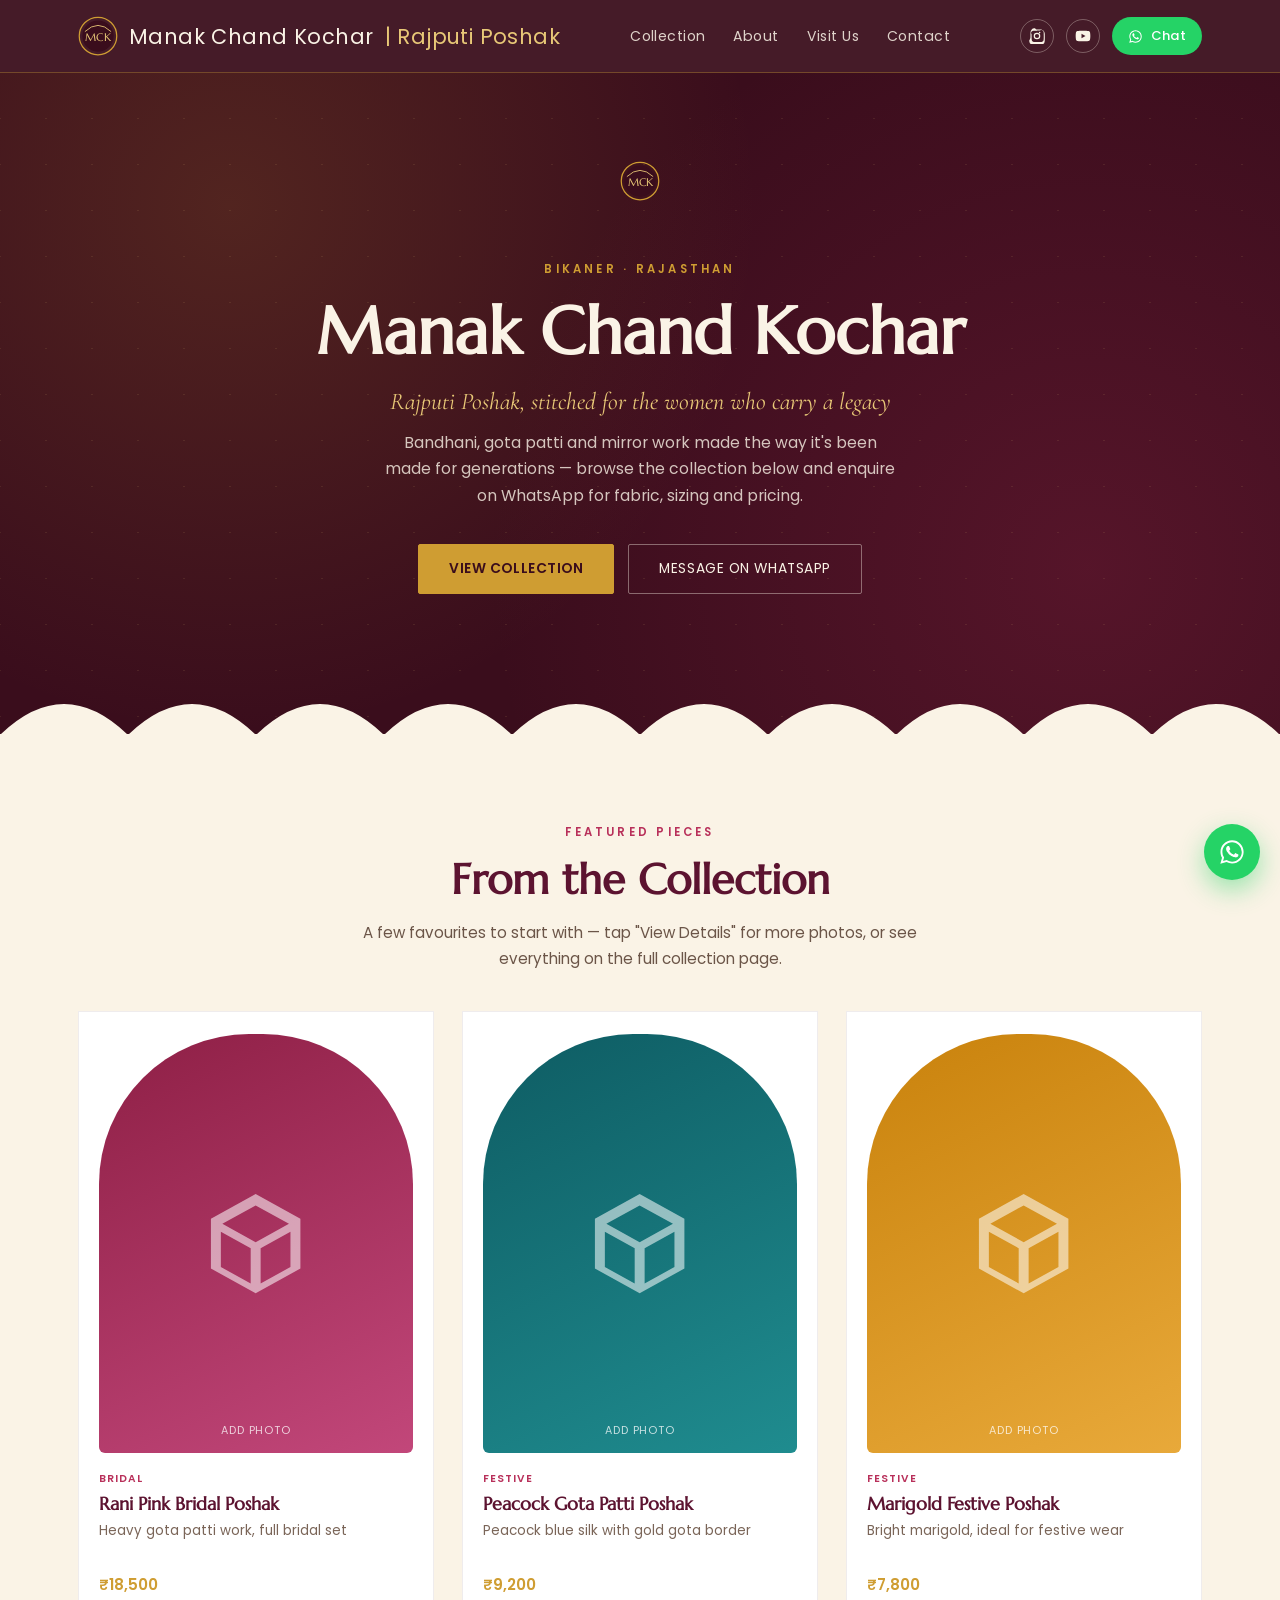
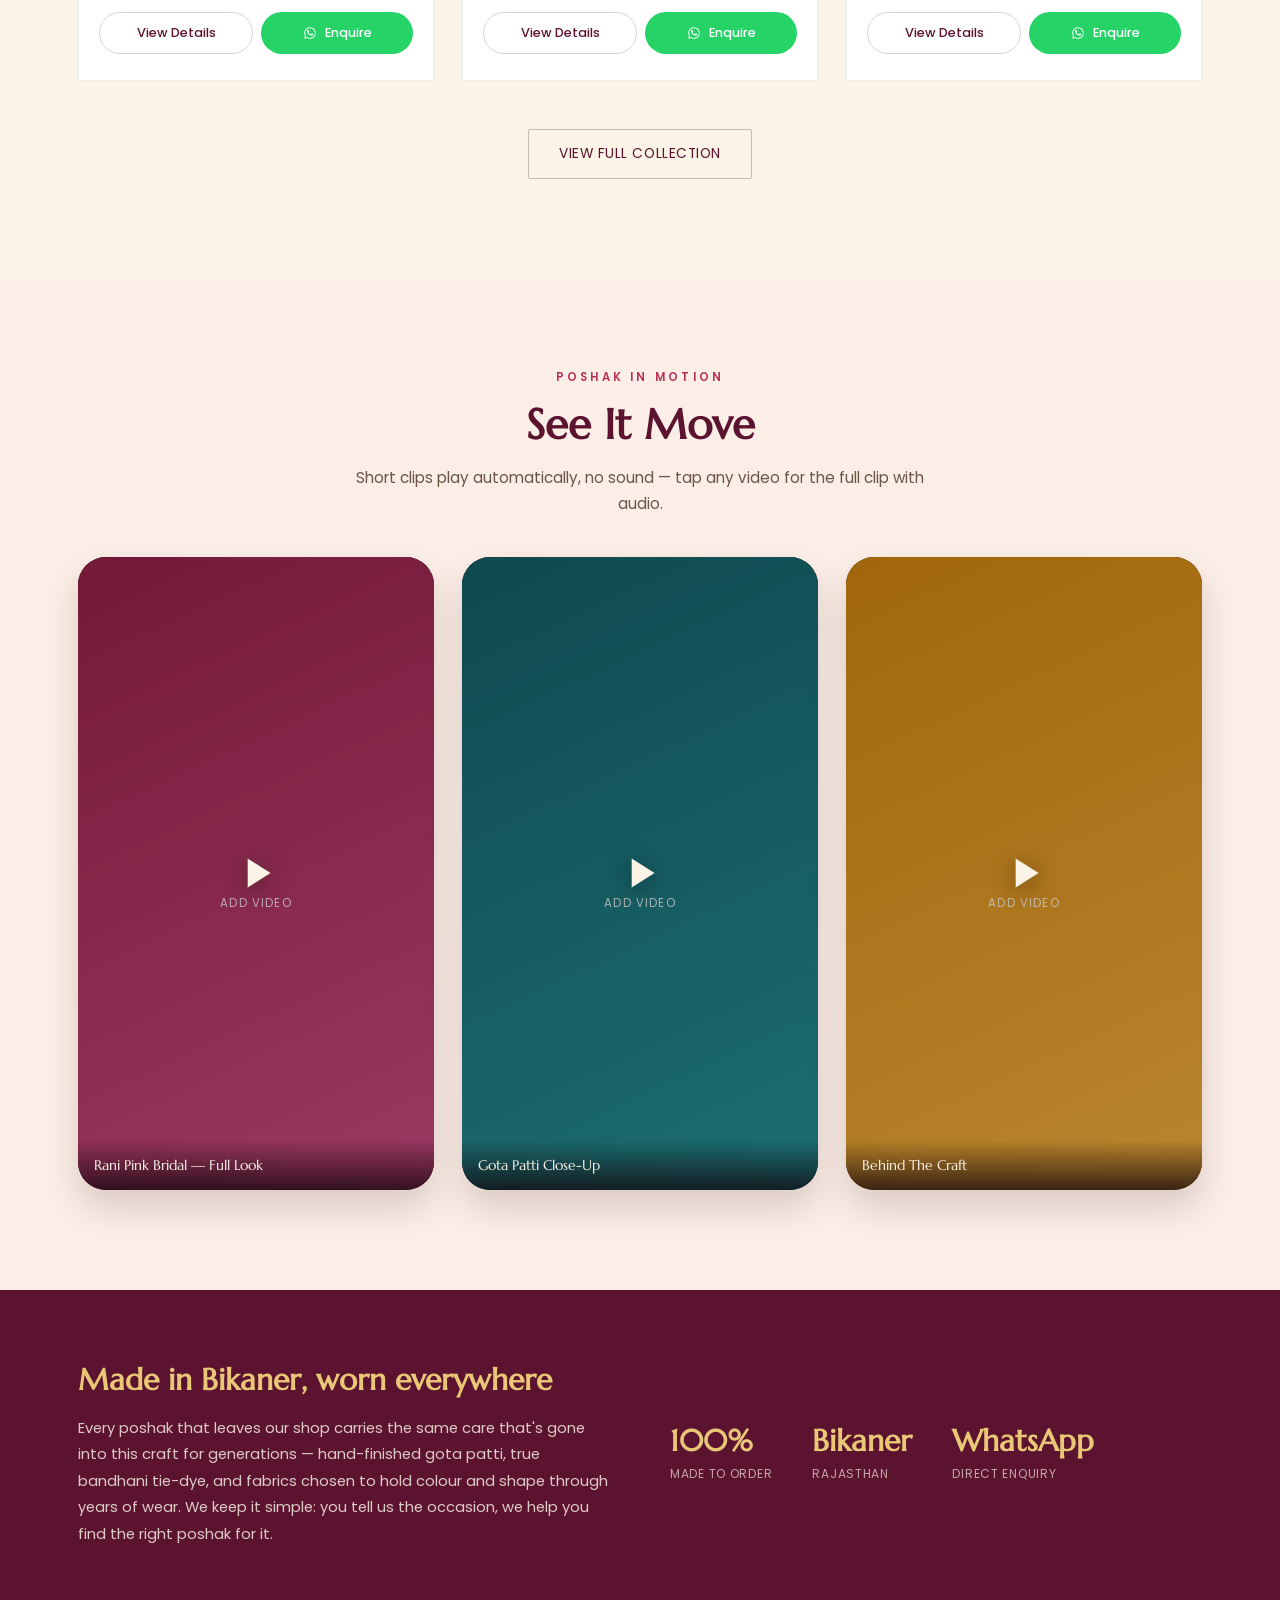
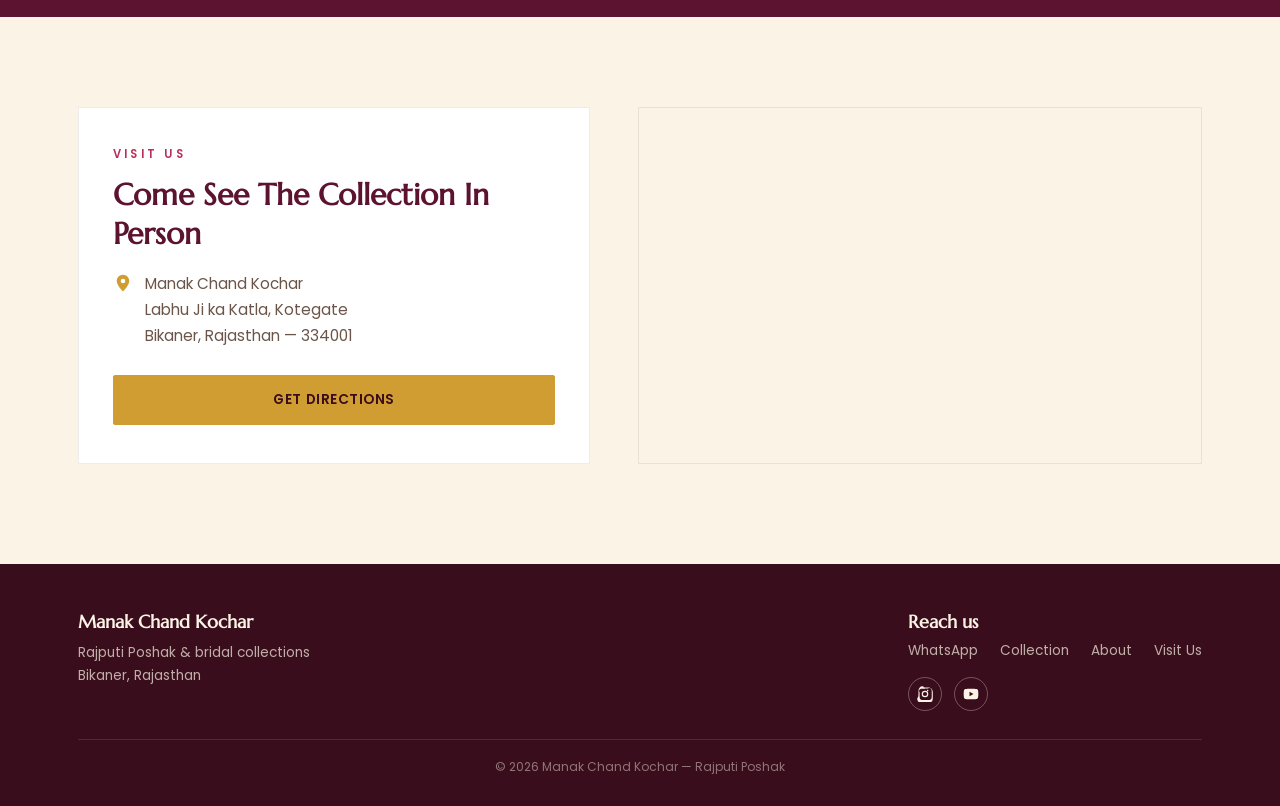
<file: index.html>
<!DOCTYPE html>
<html lang="en">
<head>
<meta charset="UTF-8">
<meta name="viewport" content="width=device-width, initial-scale=1.0">
<title>Manak Chand Kochar — Rajputi Poshak</title>
<link rel="preconnect" href="https://fonts.googleapis.com">
<link href="https://fonts.googleapis.com/css2?family=Marcellus&family=Cormorant+Garamond:ital,wght@0,500;0,600;1,500&family=Poppins:wght@300;400;500;600&display=swap" rel="stylesheet">
<link rel="stylesheet" href="style.css">
</head>
<body>

<header>
  <div class="nav">
    <a href="index.html" class="brand" id="brandLink">Manak Chand Kochar <span>| Rajputi Poshak</span></a>
    <nav class="nav-links">
      <a href="collection.html">Collection</a>
      <a href="#about">About</a>
      <a href="#location">Visit Us</a>
      <a href="#footer">Contact</a>
    </nav>
    <div class="social-icons">
      <a class="social-icon insta-link" href="#" target="_blank" rel="noopener" aria-label="Instagram"></a>
      <a class="social-icon yt-link" href="#" target="_blank" rel="noopener" aria-label="YouTube"></a>
      <a class="nav-cta" id="navWa" href="#" target="_blank" rel="noopener"></a>
    </div>
  </div>
</header>

<section class="hero">
  <div class="jaali"></div>
  <div class="wrap hero-inner">
    <div class="hero-logo" id="heroLogo"></div>
    <span class="eyebrow">Bikaner · Rajasthan</span>
    <h1>Manak Chand Kochar</h1>
    <p class="tag">Rajputi Poshak, stitched for the women who carry a legacy</p>
    <p class="desc">
      Bandhani, gota patti and mirror work made the way it's been made for generations —
      browse the collection below and enquire on WhatsApp for fabric, sizing and pricing.
    </p>
    <div class="hero-ctas">
      <a href="collection.html" class="btn-primary">View Collection</a>
      <a href="#" id="heroWa" target="_blank" rel="noopener" class="btn-ghost">Message on WhatsApp</a>
    </div>
  </div>
  <svg class="skyline" viewBox="0 0 1000 70" preserveAspectRatio="none">
    <path fill="#faf3e6" d="M0,70 Q50,8 100,70 Q150,8 200,70 Q250,8 300,70 Q350,8 400,70 Q450,8 500,70 Q550,8 600,70 Q650,8 700,70 Q750,8 800,70 Q850,8 900,70 Q950,8 1000,70 L1000,70 L0,70 Z"/>
  </svg>
</section>

<section class="collection" id="collection">
  <div class="wrap">
    <div class="section-head">
      <span class="eyebrow">Featured Pieces</span>
      <h2>From the Collection</h2>
      <p>A few favourites to start with — tap "View Details" for more photos, or see everything on the full collection page.</p>
    </div>
    <div class="grid" id="productGrid"></div>
    <div style="text-align:center; margin-top:48px;">
      <a href="collection.html" class="btn-ghost" style="color:var(--maroon); border-color:rgba(58,13,28,0.25);">View Full Collection</a>
    </div>
  </div>
</section>

<section class="videos" id="videos">
  <div class="wrap">
    <div class="section-head">
      <span class="eyebrow">Poshak In Motion</span>
      <h2>See It Move</h2>
      <p>Short clips play automatically, no sound — tap any video for the full clip with audio.</p>
    </div>
    <div class="video-grid" id="videoGrid"></div>
  </div>
</section>

<section class="about" id="about">
  <div class="wrap about-inner">
    <div class="col">
      <h2>Made in Bikaner, worn everywhere</h2>
      <p>
        Every poshak that leaves our shop carries the same care that's gone into this craft for
        generations — hand-finished gota patti, true bandhani tie-dye, and fabrics chosen to hold
        colour and shape through years of wear. We keep it simple: you tell us the occasion, we help
        you find the right poshak for it.
      </p>
    </div>
    <div class="col about-stats">
      <div class="stat"><b>100%</b><span>Made to order</span></div>
      <div class="stat"><b>Bikaner</b><span>Rajasthan</span></div>
      <div class="stat"><b>WhatsApp</b><span>Direct enquiry</span></div>
    </div>
  </div>
</section>

<section class="location" id="location">
  <div class="wrap">
    <div class="location-layout">
      <div class="location-info">
        <span class="eyebrow">Visit Us</span>
        <h2>Come See The Collection In Person</h2>
        <div class="addr">
          <span id="addrIcon"></span>
          <span>Manak Chand Kochar<br>Labhu Ji ka Katla, Kotegate<br>Bikaner, Rajasthan — 334001</span>
        </div>
        <a class="btn-primary maps-link" href="#" target="_blank" rel="noopener" style="text-align:center;">Get Directions</a>
      </div>
      <div class="map-frame">
        <iframe id="mapEmbed" src="" loading="lazy" referrerpolicy="no-referrer-when-downgrade" title="Shop location map"></iframe>
      </div>
    </div>
  </div>
</section>

<footer id="footer">
  <div class="wrap">
    <div class="footer-inner">
      <div>
        <h3>Manak Chand Kochar</h3>
        <p>Rajputi Poshak &amp; bridal collections<br>Bikaner, Rajasthan</p>
      </div>
      <div>
        <h3>Reach us</h3>
        <div class="footer-links">
          <a href="#" id="footerWa" target="_blank" rel="noopener">WhatsApp</a>
          <a href="collection.html">Collection</a>
          <a href="#about">About</a>
          <a href="#location">Visit Us</a>
        </div>
        <div class="social-icons" style="margin-top:16px;">
          <a class="social-icon insta-link" href="#" target="_blank" rel="noopener" aria-label="Instagram"></a>
          <a class="social-icon yt-link" href="#" target="_blank" rel="noopener" aria-label="YouTube"></a>
        </div>
      </div>
    </div>
    <div class="footer-bottom">© 2026 Manak Chand Kochar — Rajputi Poshak</div>
  </div>
</footer>

<a class="float-wa" id="floatWa" href="#" target="_blank" rel="noopener" aria-label="Chat on WhatsApp"></a>

<script src="products.js"></script>
<script>
  wireGeneralWaButtons(["navWa","heroWa","footerWa","floatWa"]);
  document.getElementById("navWa").innerHTML = waIcon + " Chat";
  document.getElementById("floatWa").innerHTML = waIcon;
  document.getElementById("brandLink").insertAdjacentHTML("afterbegin", logoMark);
  document.getElementById("heroLogo").innerHTML = logoMark;
  document.getElementById("addrIcon").innerHTML = mapIcon;
  document.getElementById("mapEmbed").src = mapEmbedSrc();
  document.querySelectorAll(".insta-link").forEach(el => el.innerHTML = instaIcon);
  document.querySelectorAll(".yt-link").forEach(el => el.innerHTML = ytIcon);
  wireSocial();
  renderVideos("videoGrid");

  const featured = PRODUCTS.slice(0, 3);
  document.getElementById("productGrid").innerHTML = featured.map(p => `
    <article class="card">
      <a class="card-image linked" href="product.html?id=${p.id}" style="background:${imageBackground(p,0)}">
        ${p.images[0] ? "" : swatchIcon}
      </a>
      <span class="cat-tag">${p.category}</span>
      <h3><a href="product.html?id=${p.id}">${p.name}</a></h3>
      <p class="desc">${p.shortDesc}</p>
      <span class="price">${p.price}</span>
      <div class="card-actions">
        <a class="card-view" href="product.html?id=${p.id}">View Details</a>
        <a class="card-cta" href="${waLink(p.name)}" target="_blank" rel="noopener">${waIcon} Enquire</a>
      </div>
    </article>
  `).join("");
</script>

</body>
</html>
</file>
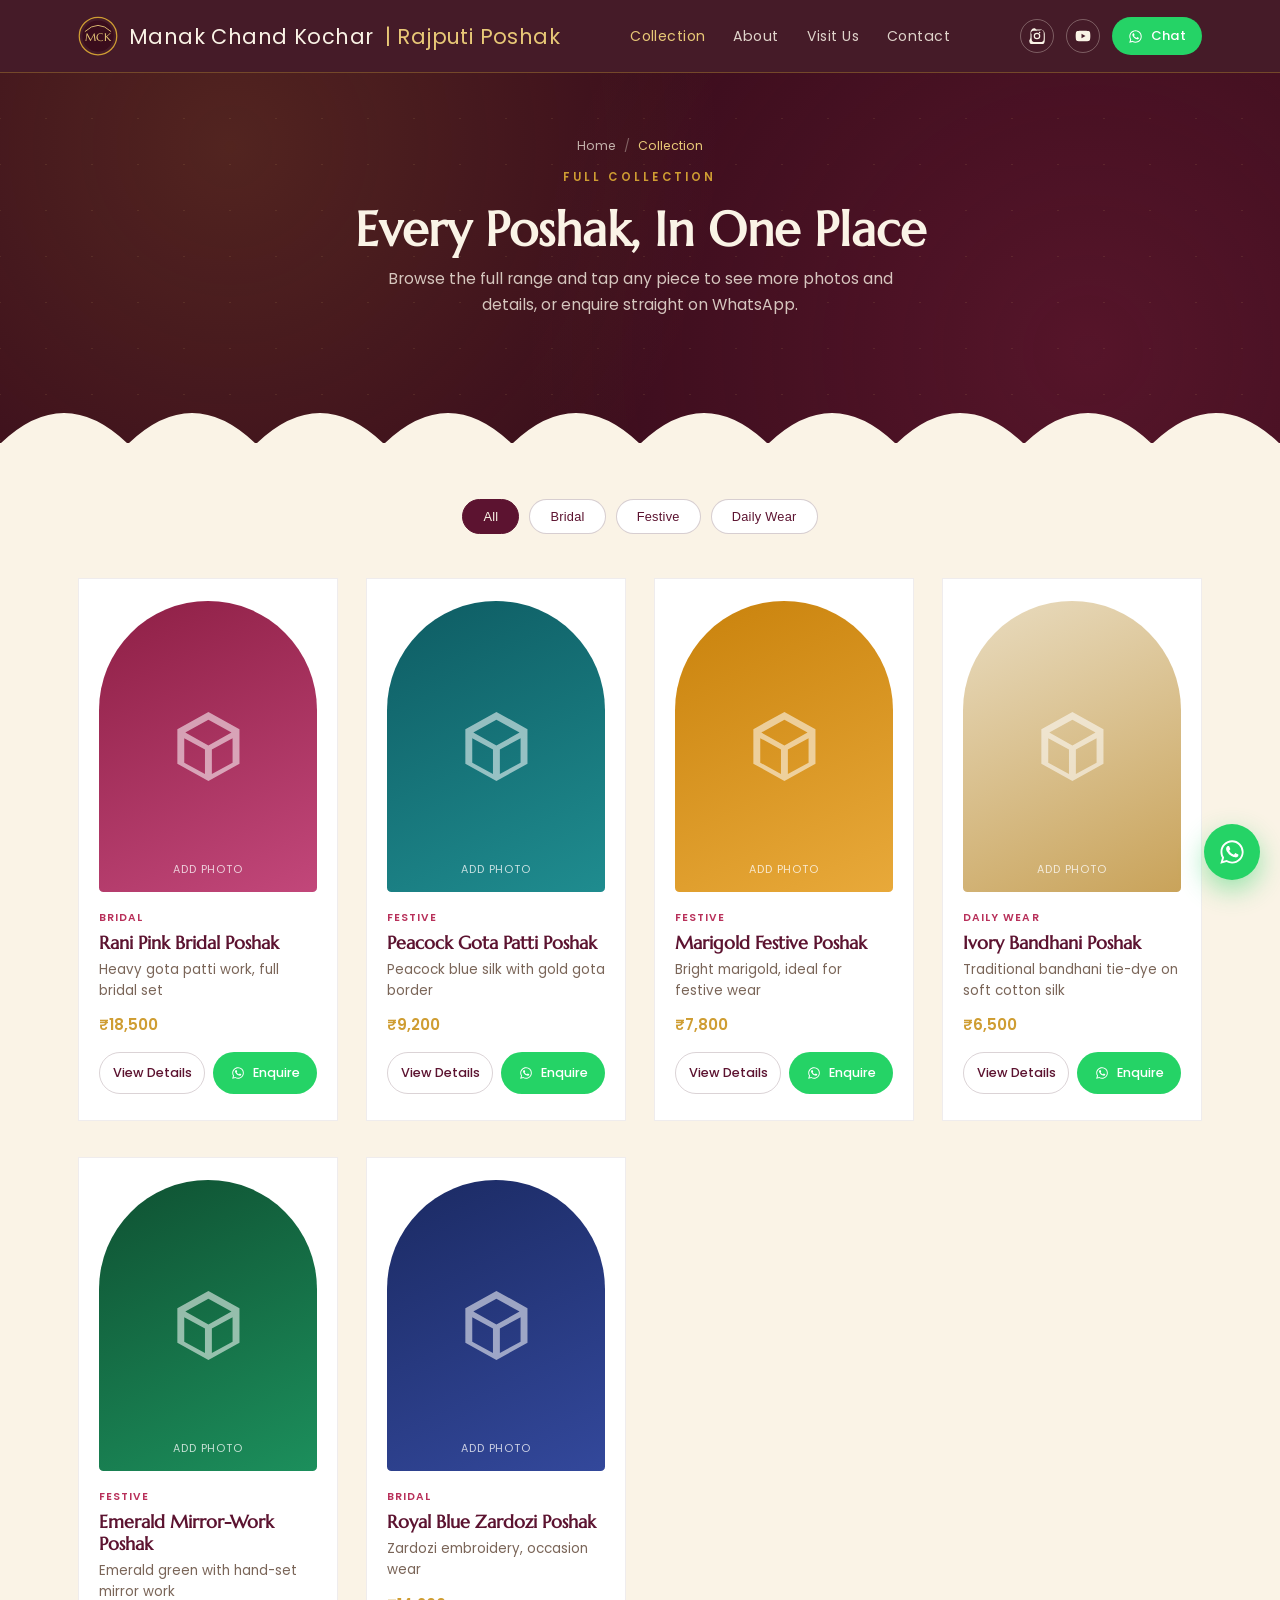
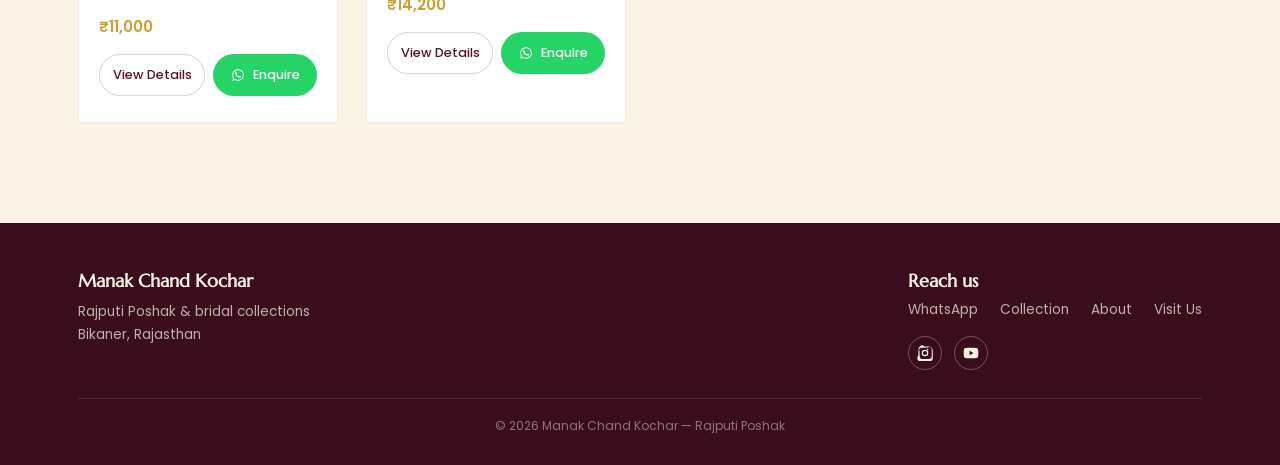
<file: collection.html>
<!DOCTYPE html>
<html lang="en">
<head>
<meta charset="UTF-8">
<meta name="viewport" content="width=device-width, initial-scale=1.0">
<title>Collection — Manak Chand Kochar</title>
<link rel="preconnect" href="https://fonts.googleapis.com">
<link href="https://fonts.googleapis.com/css2?family=Marcellus&family=Cormorant+Garamond:ital,wght@0,500;0,600;1,500&family=Poppins:wght@300;400;500;600&display=swap" rel="stylesheet">
<link rel="stylesheet" href="style.css">
</head>
<body>

<header>
  <div class="nav">
    <a href="index.html" class="brand" id="brandLink">Manak Chand Kochar <span>| Rajputi Poshak</span></a>
    <nav class="nav-links">
      <a href="collection.html" class="active">Collection</a>
      <a href="index.html#about">About</a>
      <a href="index.html#location">Visit Us</a>
      <a href="index.html#footer">Contact</a>
    </nav>
    <div class="social-icons">
      <a class="social-icon insta-link" href="#" target="_blank" rel="noopener" aria-label="Instagram"></a>
      <a class="social-icon yt-link" href="#" target="_blank" rel="noopener" aria-label="YouTube"></a>
      <a class="nav-cta" id="navWa" href="#" target="_blank" rel="noopener"></a>
    </div>
  </div>
</header>

<section class="hero compact">
  <div class="jaali"></div>
  <div class="wrap hero-inner">
    <div class="breadcrumb">
      <a href="index.html">Home</a><span class="sep">/</span><span class="current">Collection</span>
    </div>
    <span class="eyebrow">Full Collection</span>
    <h1>Every Poshak, In One Place</h1>
    <p class="desc">Browse the full range and tap any piece to see more photos and details, or enquire straight on WhatsApp.</p>
  </div>
  <svg class="skyline" viewBox="0 0 1000 70" preserveAspectRatio="none">
    <path fill="#faf3e6" d="M0,70 Q50,8 100,70 Q150,8 200,70 Q250,8 300,70 Q350,8 400,70 Q450,8 500,70 Q550,8 600,70 Q650,8 700,70 Q750,8 800,70 Q850,8 900,70 Q950,8 1000,70 L1000,70 L0,70 Z"/>
  </svg>
</section>

<section class="collection tight">
  <div class="wrap">
    <div class="filters" id="filters"></div>
    <div class="grid" id="productGrid"></div>
  </div>
</section>

<footer id="footer">
  <div class="wrap">
    <div class="footer-inner">
      <div>
        <h3>Manak Chand Kochar</h3>
        <p>Rajputi Poshak &amp; bridal collections<br>Bikaner, Rajasthan</p>
      </div>
      <div>
        <h3>Reach us</h3>
        <div class="footer-links">
          <a href="#" id="footerWa" target="_blank" rel="noopener">WhatsApp</a>
          <a href="collection.html">Collection</a>
          <a href="index.html#about">About</a>
          <a href="index.html#location">Visit Us</a>
        </div>
        <div class="social-icons" style="margin-top:16px;">
          <a class="social-icon insta-link" href="#" target="_blank" rel="noopener" aria-label="Instagram"></a>
          <a class="social-icon yt-link" href="#" target="_blank" rel="noopener" aria-label="YouTube"></a>
        </div>
      </div>
    </div>
    <div class="footer-bottom">© 2026 Manak Chand Kochar — Rajputi Poshak</div>
  </div>
</footer>

<a class="float-wa" id="floatWa" href="#" target="_blank" rel="noopener" aria-label="Chat on WhatsApp"></a>

<script src="products.js"></script>
<script>
  wireGeneralWaButtons(["navWa","footerWa","floatWa"]);
  document.getElementById("navWa").innerHTML = waIcon + " Chat";
  document.getElementById("floatWa").innerHTML = waIcon;
  document.getElementById("brandLink").insertAdjacentHTML("afterbegin", logoMark);
  document.querySelectorAll(".insta-link").forEach(el => el.innerHTML = instaIcon);
  document.querySelectorAll(".yt-link").forEach(el => el.innerHTML = ytIcon);
  wireSocial();

  const categories = ["All", ...new Set(PRODUCTS.map(p => p.category))];
  const filtersEl = document.getElementById("filters");
  const gridEl = document.getElementById("productGrid");

  function renderGrid(category){
    const list = category === "All" ? PRODUCTS : PRODUCTS.filter(p => p.category === category);
    gridEl.innerHTML = list.map(p => `
      <article class="card">
        <a class="card-image linked" href="product.html?id=${p.id}" style="background:${imageBackground(p,0)}">
          ${p.images[0] ? "" : swatchIcon}
        </a>
        <span class="cat-tag">${p.category}</span>
        <h3><a href="product.html?id=${p.id}">${p.name}</a></h3>
        <p class="desc">${p.shortDesc}</p>
        <span class="price">${p.price}</span>
        <div class="card-actions">
          <a class="card-view" href="product.html?id=${p.id}">View Details</a>
          <a class="card-cta" href="${waLink(p.name)}" target="_blank" rel="noopener">${waIcon} Enquire</a>
        </div>
      </article>
    `).join("");
  }

  filtersEl.innerHTML = categories.map((c,i) =>
    `<button class="filter-btn ${i===0 ? "active" : ""}" data-cat="${c}">${c}</button>`
  ).join("");

  filtersEl.addEventListener("click", e => {
    const btn = e.target.closest(".filter-btn");
    if(!btn) return;
    filtersEl.querySelectorAll(".filter-btn").forEach(b => b.classList.remove("active"));
    btn.classList.add("active");
    renderGrid(btn.dataset.cat);
  });

  renderGrid("All");
</script>

</body>
</html>
</file>
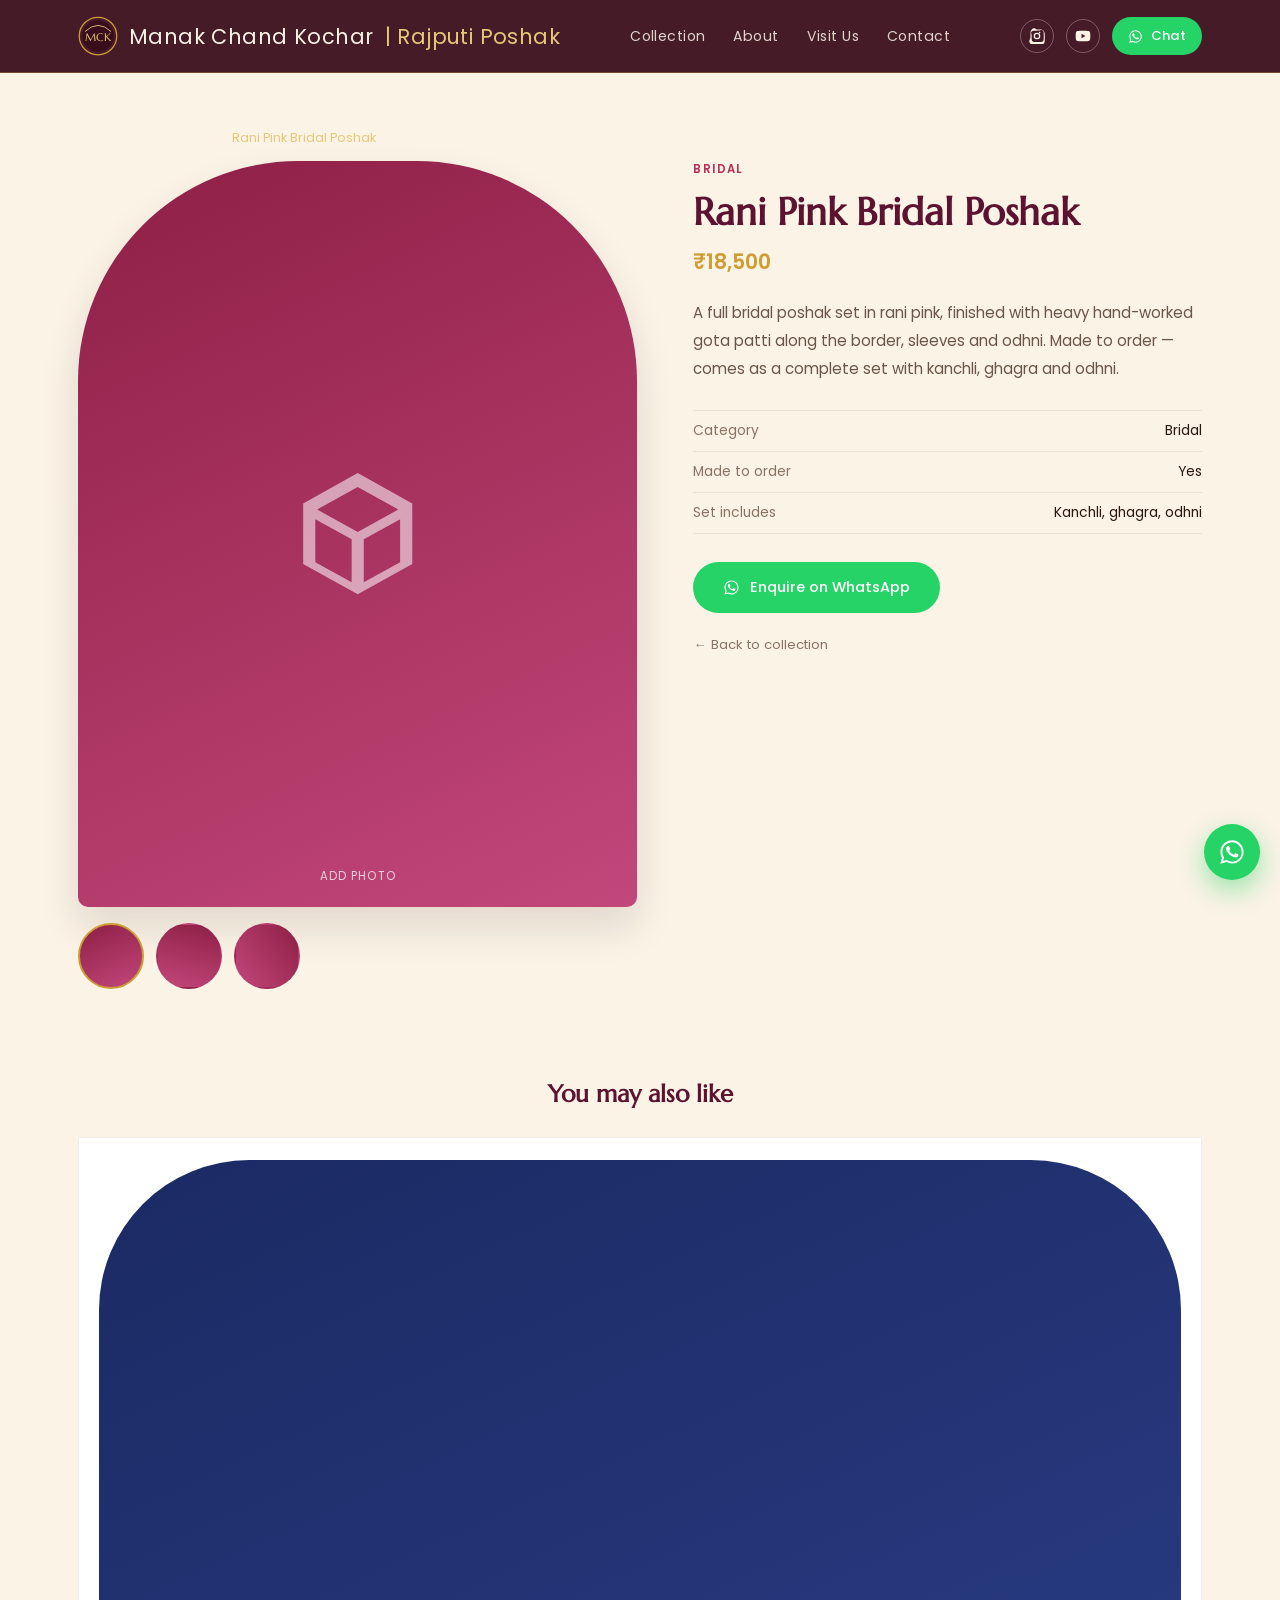
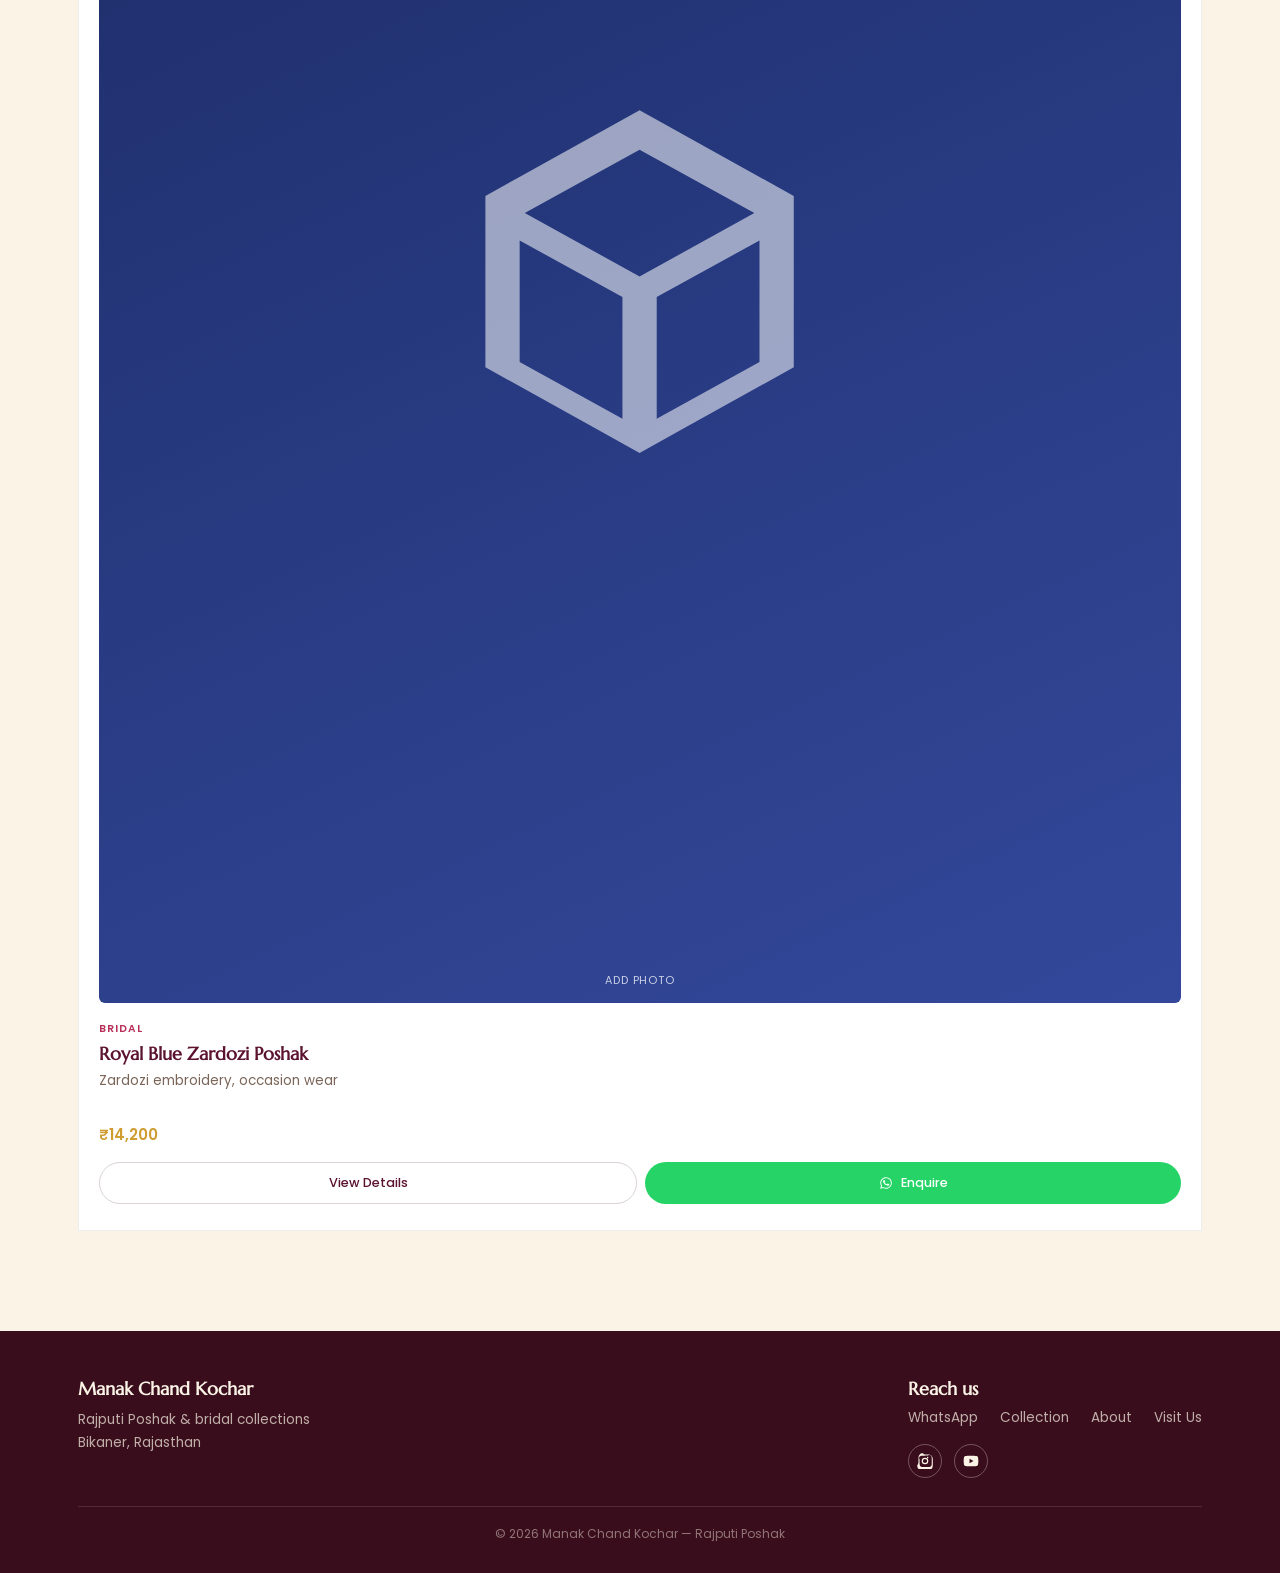
<file: product.html>
<!DOCTYPE html>
<html lang="en">
<head>
<meta charset="UTF-8">
<meta name="viewport" content="width=device-width, initial-scale=1.0">
<title id="pageTitle">Product — Manak Chand Kochar</title>
<link rel="preconnect" href="https://fonts.googleapis.com">
<link href="https://fonts.googleapis.com/css2?family=Marcellus&family=Cormorant+Garamond:ital,wght@0,500;0,600;1,500&family=Poppins:wght@300;400;500;600&display=swap" rel="stylesheet">
<link rel="stylesheet" href="style.css">
</head>
<body>

<header>
  <div class="nav">
    <a href="index.html" class="brand" id="brandLink">Manak Chand Kochar <span>| Rajputi Poshak</span></a>
    <nav class="nav-links">
      <a href="collection.html">Collection</a>
      <a href="index.html#about">About</a>
      <a href="index.html#location">Visit Us</a>
      <a href="index.html#footer">Contact</a>
    </nav>
    <div class="social-icons">
      <a class="social-icon insta-link" href="#" target="_blank" rel="noopener" aria-label="Instagram"></a>
      <a class="social-icon yt-link" href="#" target="_blank" rel="noopener" aria-label="YouTube"></a>
      <a class="nav-cta" id="navWa" href="#" target="_blank" rel="noopener"></a>
    </div>
  </div>
</header>

<section class="product-detail">
  <div class="wrap">
    <div class="breadcrumb">
      <a href="index.html">Home</a><span class="sep">/</span>
      <a href="collection.html">Collection</a><span class="sep">/</span>
      <span class="current" id="crumbName">Product</span>
    </div>

    <div class="product-layout" id="productLayout">
      <!-- filled by JS -->
    </div>

    <div class="related" id="relatedSection">
      <h2>You may also like</h2>
      <div class="grid" id="relatedGrid"></div>
    </div>
  </div>
</section>

<footer id="footer">
  <div class="wrap">
    <div class="footer-inner">
      <div>
        <h3>Manak Chand Kochar</h3>
        <p>Rajputi Poshak &amp; bridal collections<br>Bikaner, Rajasthan</p>
      </div>
      <div>
        <h3>Reach us</h3>
        <div class="footer-links">
          <a href="#" id="footerWa" target="_blank" rel="noopener">WhatsApp</a>
          <a href="collection.html">Collection</a>
          <a href="index.html#about">About</a>
          <a href="index.html#location">Visit Us</a>
        </div>
        <div class="social-icons" style="margin-top:16px;">
          <a class="social-icon insta-link" href="#" target="_blank" rel="noopener" aria-label="Instagram"></a>
          <a class="social-icon yt-link" href="#" target="_blank" rel="noopener" aria-label="YouTube"></a>
        </div>
      </div>
    </div>
    <div class="footer-bottom">© 2026 Manak Chand Kochar — Rajputi Poshak</div>
  </div>
</footer>

<a class="float-wa" id="floatWa" href="#" target="_blank" rel="noopener" aria-label="Chat on WhatsApp"></a>

<script src="products.js"></script>
<script>
  wireGeneralWaButtons(["navWa","footerWa","floatWa"]);
  document.getElementById("navWa").innerHTML = waIcon + " Chat";
  document.getElementById("floatWa").innerHTML = waIcon;
  document.getElementById("brandLink").insertAdjacentHTML("afterbegin", logoMark);
  document.querySelectorAll(".insta-link").forEach(el => el.innerHTML = instaIcon);
  document.querySelectorAll(".yt-link").forEach(el => el.innerHTML = ytIcon);
  wireSocial();

  const params = new URLSearchParams(window.location.search);
  const product = getProduct(params.get("id")) || PRODUCTS[0];

  document.getElementById("pageTitle").textContent = `${product.name} — Manak Chand Kochar`;
  document.getElementById("crumbName").textContent = product.name;

  let activeImage = 0;

  function renderLayout(){
    document.getElementById("productLayout").innerHTML = `
      <div class="gallery">
        <div class="gallery-main" id="galleryMain" style="background:${imageBackground(product, activeImage)}">
          ${product.images[activeImage] ? "" : swatchIcon}
        </div>
        <div class="gallery-thumbs" id="galleryThumbs">
          ${product.images.map((img, i) => `
            <div class="thumb ${i === activeImage ? "active" : ""}" data-i="${i}" style="background:${imageBackground(product, i)}"></div>
          `).join("")}
        </div>
      </div>
      <div class="product-info">
        <span class="cat-tag">${product.category}</span>
        <h1>${product.name}</h1>
        <span class="price">${product.price}</span>
        <p class="long-desc">${product.longDesc}</p>
        <ul class="meta-list">
          <li><span>Category</span><span>${product.category}</span></li>
          <li><span>Made to order</span><span>Yes</span></li>
          <li><span>Set includes</span><span>Kanchli, ghagra, odhni</span></li>
        </ul>
        <a class="detail-cta" href="${waLink(product.name)}" target="_blank" rel="noopener">${waIcon} Enquire on WhatsApp</a>
        <br>
        <a class="back-link" href="collection.html">&larr; Back to collection</a>
      </div>
    `;

    document.getElementById("galleryThumbs").addEventListener("click", e => {
      const thumb = e.target.closest(".thumb");
      if(!thumb) return;
      activeImage = parseInt(thumb.dataset.i, 10);
      renderLayout();
    });
  }

  renderLayout();

  const related = PRODUCTS.filter(p => p.id !== product.id && p.category === product.category).slice(0, 3);
  const relatedList = related.length ? related : PRODUCTS.filter(p => p.id !== product.id).slice(0, 3);

  document.getElementById("relatedGrid").innerHTML = relatedList.map(p => `
    <article class="card">
      <a class="card-image linked" href="product.html?id=${p.id}" style="background:${imageBackground(p,0)}">
        ${p.images[0] ? "" : swatchIcon}
      </a>
      <span class="cat-tag">${p.category}</span>
      <h3><a href="product.html?id=${p.id}">${p.name}</a></h3>
      <p class="desc">${p.shortDesc}</p>
      <span class="price">${p.price}</span>
      <div class="card-actions">
        <a class="card-view" href="product.html?id=${p.id}">View Details</a>
        <a class="card-cta" href="${waLink(p.name)}" target="_blank" rel="noopener">${waIcon} Enquire</a>
      </div>
    </article>
  `).join("");
</script>

</body>
</html>
</file>
<file: style.css>
:root{
  --maroon-deep:   #3a0d1c;
  --maroon:        #5c1330;
  --ivory:         #faf3e6;
  --gold:          #cf9d32;
  --gold-soft:     #e8c877;
  --rani-pink:     #b8305a;
  --peacock:       #0e5c63;
  --ink:           #2a1810;
  --whatsapp:      #25d366;
}

*{ margin:0; padding:0; box-sizing:border-box; }
html{ scroll-behavior:smooth; }
body{
  background:var(--ivory);
  color:var(--ink);
  font-family:'Poppins',sans-serif;
  overflow-x:hidden;
}
h1,h2,h3,.display{ font-family:'Marcellus', serif; }
.accent-script{ font-family:'Cormorant Garamond', serif; font-style:italic; }
a{ text-decoration:none; color:inherit; }
ul{ list-style:none; }
img{ max-width:100%; display:block; }

@media (prefers-reduced-motion: reduce){
  *{ animation-duration:0.01ms !important; animation-iteration-count:1 !important; transition-duration:0.01ms !important; }
}

.wrap{ max-width:1180px; margin:0 auto; padding:0 28px; }
.eyebrow{
  font-size:0.72rem; letter-spacing:0.28em; text-transform:uppercase;
  color:var(--gold); font-weight:600;
}

/* ---------- header ---------- */
header{
  position:sticky; top:0; z-index:50;
  background:rgba(58,13,28,0.94);
  backdrop-filter:blur(6px);
  border-bottom:1px solid rgba(207,157,50,0.35);
}
.nav{
  display:flex; align-items:center; justify-content:space-between;
  padding:16px 28px;
  max-width:1180px; margin:0 auto;
}
.brand{ display:flex; align-items:center; gap:11px; color:var(--ivory); font-size:1.3rem; letter-spacing:0.02em; }
.brand span{ color:var(--gold-soft); }
.logo-mark{ width:40px; height:40px; flex-shrink:0; }
.hero-logo{ width:78px; height:78px; margin:0 auto 22px; display:block; }
.nav-links{ display:flex; gap:28px; }
.nav-links a{ color:var(--ivory); opacity:0.85; font-size:0.88rem; letter-spacing:0.03em; }
.nav-links a:hover{ opacity:1; color:var(--gold-soft); }
.nav-links a.active{ opacity:1; color:var(--gold-soft); }
.nav-cta{
  display:flex; align-items:center; gap:8px;
  background:var(--whatsapp); color:#fff !important;
  padding:9px 16px; border-radius:100px; font-size:0.82rem; font-weight:500;
  transition:transform .18s ease, box-shadow .18s ease;
}
.nav-cta:hover{ transform:translateY(-1px); box-shadow:0 6px 16px rgba(37,211,102,.35); }
.nav-cta svg{ width:15px; height:15px; fill:#fff; }

.social-icons{ display:flex; align-items:center; gap:12px; }
.social-icon{
  width:34px; height:34px; border-radius:50%; display:flex; align-items:center; justify-content:center;
  border:1px solid rgba(250,243,230,0.3); transition:border-color .18s ease, background .18s ease;
}
.social-icon svg{ width:16px; height:16px; fill:var(--ivory); }
.social-icon:hover{ border-color:var(--gold-soft); background:rgba(250,243,230,0.08); }
.social-icons.dark .social-icon{ border-color:rgba(58,13,28,0.2); }
.social-icons.dark .social-icon svg{ fill:var(--maroon); }
.social-icons.dark .social-icon:hover{ border-color:var(--maroon); background:rgba(58,13,28,0.05); }

/* ---------- hero ---------- */
.hero{
  position:relative;
  background:
    radial-gradient(circle at 18% 20%, rgba(207,157,50,0.16), transparent 45%),
    radial-gradient(circle at 85% 75%, rgba(184,48,90,0.22), transparent 50%),
    var(--maroon-deep);
  padding:88px 0 140px;
  color:var(--ivory);
  overflow:hidden;
}
.hero.compact{ padding:64px 0 90px; }
.jaali{
  position:absolute; inset:0; opacity:0.10; pointer-events:none;
  background-image:
    linear-gradient(45deg, var(--gold-soft) 1px, transparent 1px),
    linear-gradient(-45deg, var(--gold-soft) 1px, transparent 1px);
  background-size:46px 46px;
}
.hero-inner{ position:relative; text-align:center; max-width:720px; margin:0 auto; }
.hero .eyebrow{ display:block; margin-bottom:18px; }
.hero h1{ font-size:clamp(2.4rem, 6vw, 4.1rem); line-height:1.08; margin-bottom:20px; }
.hero.compact h1{ font-size:clamp(2rem, 5vw, 3rem); margin-bottom:10px; }
.hero p.tag{
  font-family:'Cormorant Garamond', serif; font-style:italic;
  font-size:clamp(1.15rem, 2.4vw, 1.5rem); color:var(--gold-soft); margin-bottom:14px;
}
.hero p.desc{
  font-size:0.98rem; color:rgba(250,243,230,0.8); max-width:520px;
  margin:0 auto 34px; line-height:1.7;
}
.hero-ctas{ display:flex; gap:14px; justify-content:center; flex-wrap:wrap; }
.btn-primary{
  background:var(--gold); color:var(--maroon-deep); font-weight:600;
  padding:14px 30px; border-radius:2px; font-size:0.86rem; letter-spacing:0.04em;
  text-transform:uppercase; transition:background .2s ease, transform .2s ease;
  border:1px solid var(--gold); display:inline-block;
}
.btn-primary:hover{ background:var(--gold-soft); transform:translateY(-2px); }
.btn-ghost{
  padding:14px 30px; border:1px solid rgba(250,243,230,0.4); color:var(--ivory);
  font-size:0.86rem; letter-spacing:0.04em; text-transform:uppercase; border-radius:2px;
  transition:border-color .2s ease, background .2s ease; display:inline-block;
}
.btn-ghost:hover{ border-color:var(--gold-soft); background:rgba(250,243,230,0.06); }

.skyline{ position:absolute; left:0; right:0; bottom:-1px; width:100%; height:70px; display:block; }

.breadcrumb{ position:relative; font-size:0.78rem; color:rgba(250,243,230,0.7); margin-bottom:14px; }
.breadcrumb a{ color:rgba(250,243,230,0.7); }
.breadcrumb a:hover{ color:var(--gold-soft); }
.breadcrumb span.sep{ margin:0 8px; opacity:0.5; }
.breadcrumb span.current{ color:var(--gold-soft); }

/* ---------- collection / filters ---------- */
.collection{ padding:90px 0 100px; }
.collection.tight{ padding:56px 0 100px; }
.section-head{ text-align:center; max-width:600px; margin:0 auto 40px; }
.section-head .eyebrow{ display:block; margin-bottom:12px; text-align:center; color:var(--rani-pink); }
.section-head h2{ font-size:clamp(1.8rem, 4vw, 2.6rem); color:var(--maroon); }
.section-head p{ margin-top:14px; color:#6b5548; font-size:0.95rem; line-height:1.7; }

.filters{ display:flex; gap:10px; justify-content:center; flex-wrap:wrap; margin-bottom:44px; }
.filter-btn{
  padding:9px 20px; border:1px solid rgba(58,13,28,0.2); border-radius:100px;
  font-size:0.8rem; letter-spacing:0.02em; color:var(--maroon); background:#fff;
  cursor:pointer; transition:all .18s ease;
}
.filter-btn:hover{ border-color:var(--gold); }
.filter-btn.active{ background:var(--maroon); color:var(--ivory); border-color:var(--maroon); }

.grid{ display:grid; grid-template-columns:repeat(auto-fit, minmax(250px, 1fr)); gap:36px 28px; }

.card{
  background:#fff; border:1px solid rgba(58,13,28,0.08);
  padding:22px 20px 26px; transition:transform .25s ease, box-shadow .25s ease;
}
.card:hover{ transform:translateY(-5px); box-shadow:0 18px 34px rgba(58,13,28,0.14); }

.card-image{
  aspect-ratio:3/4; border-radius:150px 150px 6px 6px; margin-bottom:18px;
  display:flex; align-items:center; justify-content:center; position:relative; overflow:hidden;
}
.card-image::after{
  content:"Add photo"; position:absolute; bottom:14px; left:0; right:0; text-align:center;
  font-size:0.68rem; letter-spacing:0.08em; text-transform:uppercase; color:rgba(255,255,255,0.75);
}
.card-image svg{ width:38%; opacity:0.55; }
.card-image.linked{ cursor:pointer; }

.card .cat-tag{
  font-size:0.66rem; letter-spacing:0.1em; text-transform:uppercase; color:var(--rani-pink);
  font-weight:600; margin-bottom:6px; display:block;
}
.card h3{ font-size:1.12rem; color:var(--maroon); margin-bottom:6px; }
.card h3 a{ color:inherit; }
.card h3 a:hover{ color:var(--rani-pink); }
.card .desc{ font-size:0.84rem; color:#7a6558; line-height:1.55; margin-bottom:12px; min-height:40px; }
.card .price{ font-weight:600; color:var(--gold); font-size:0.95rem; margin-bottom:16px; display:block; }

.card-actions{ display:flex; gap:8px; }
.card-cta, .card-view{
  display:flex; align-items:center; justify-content:center; gap:8px;
  padding:11px 0; border-radius:100px; font-size:0.8rem; font-weight:500;
  transition:transform .18s ease, box-shadow .18s ease; flex:1;
}
.card-cta{ background:var(--whatsapp); color:#fff; }
.card-cta:hover{ transform:translateY(-1px); box-shadow:0 8px 18px rgba(37,211,102,.35); }
.card-cta svg{ width:14px; height:14px; fill:#fff; }
.card-view{ border:1px solid rgba(58,13,28,0.18); color:var(--maroon); }
.card-view:hover{ border-color:var(--maroon); background:rgba(58,13,28,0.04); }

/* ---------- product detail ---------- */
.product-detail{ padding:56px 0 100px; }
.product-layout{ display:grid; grid-template-columns:1.1fr 1fr; gap:56px; align-items:start; }
@media (max-width:860px){ .product-layout{ grid-template-columns:1fr; } }

.gallery-main{
  aspect-ratio:3/4; border-radius:220px 220px 10px 10px; overflow:hidden;
  display:flex; align-items:center; justify-content:center; position:relative;
  margin-bottom:16px; box-shadow:0 20px 40px rgba(58,13,28,0.12);
}
.gallery-main::after{
  content:"Add photo"; position:absolute; bottom:22px; left:0; right:0; text-align:center;
  font-size:0.72rem; letter-spacing:0.1em; text-transform:uppercase; color:rgba(255,255,255,0.75);
}
.gallery-main svg{ width:26%; opacity:0.55; }
.gallery-thumbs{ display:flex; gap:12px; flex-wrap:wrap; }
.gallery-thumbs .thumb{
  width:66px; height:66px; border-radius:50%; cursor:pointer; overflow:hidden;
  border:2px solid transparent; transition:border-color .18s ease, transform .18s ease;
  position:relative;
}
.gallery-thumbs .thumb:hover{ transform:translateY(-2px); }
.gallery-thumbs .thumb.active{ border-color:var(--gold); }

.product-info .cat-tag{
  font-size:0.72rem; letter-spacing:0.12em; text-transform:uppercase; color:var(--rani-pink);
  font-weight:600; margin-bottom:10px; display:block;
}
.product-info h1{ font-size:clamp(1.7rem, 3.4vw, 2.4rem); color:var(--maroon); margin-bottom:10px; }
.product-info .price{ font-size:1.3rem; color:var(--gold); font-weight:600; margin-bottom:22px; display:block; }
.product-info .long-desc{ font-size:0.94rem; line-height:1.85; color:#6b5548; margin-bottom:28px; }
.product-info .meta-list{ margin-bottom:28px; }
.product-info .meta-list li{
  font-size:0.86rem; color:var(--ink); padding:10px 0; border-top:1px solid rgba(58,13,28,0.08);
  display:flex; justify-content:space-between;
}
.product-info .meta-list li span:first-child{ color:#8a7365; }
.product-info .meta-list li:last-child{ border-bottom:1px solid rgba(58,13,28,0.08); }

.detail-cta{
  display:inline-flex; align-items:center; gap:10px;
  background:var(--whatsapp); color:#fff; padding:15px 30px; border-radius:100px;
  font-size:0.9rem; font-weight:500; transition:transform .18s ease, box-shadow .18s ease;
}
.detail-cta:hover{ transform:translateY(-1px); box-shadow:0 10px 22px rgba(37,211,102,.4); }
.detail-cta svg{ width:17px; height:17px; fill:#fff; }
.back-link{ display:inline-block; margin-top:22px; font-size:0.82rem; color:#8a7365; }
.back-link:hover{ color:var(--maroon); }

.related{ margin-top:90px; }
.related h2{ font-size:1.5rem; color:var(--maroon); margin-bottom:28px; text-align:center; }

/* ---------- videos ---------- */
.videos{ padding:90px 0 100px; background:#fbeee6; }
.video-grid{ display:grid; grid-template-columns:repeat(auto-fit, minmax(220px, 1fr)); gap:28px; }
.video-card{
  position:relative; aspect-ratio:9/16; border-radius:28px; overflow:hidden;
  cursor:pointer; background:#1a0812; box-shadow:0 18px 34px rgba(58,13,28,0.16);
  transition:transform .25s ease;
}
.video-card:hover{ transform:translateY(-5px); }
.video-card video, .video-card .placeholder{
  position:absolute; inset:0; width:100%; height:100%; object-fit:cover;
}
.video-card.no-src .placeholder::after{
  content:"Add video"; position:absolute; inset:0; display:flex; align-items:center; justify-content:center;
  font-size:0.72rem; letter-spacing:0.1em; text-transform:uppercase; color:rgba(255,255,255,0.8);
  padding-top:60px;
}
.video-card .play-badge{
  position:absolute; inset:0; display:flex; align-items:center; justify-content:center;
  background:rgba(20,6,12,0.22); transition:background .2s ease;
}
.video-card:hover .play-badge{ background:rgba(20,6,12,0.1); }
.video-card .play-badge svg{
  width:50px; height:50px; fill:#faf3e6;
  filter:drop-shadow(0 4px 12px rgba(0,0,0,0.45));
}
.video-card .caption{
  position:absolute; left:0; right:0; bottom:0; padding:16px;
  background:linear-gradient(to top, rgba(15,4,9,0.75), transparent);
  color:var(--ivory); font-family:'Marcellus', serif; font-size:0.9rem;
}

/* ---------- about strip ---------- */
.about{ background:var(--maroon); color:var(--ivory); padding:70px 0; }
.about-inner{ display:flex; gap:60px; flex-wrap:wrap; align-items:center; justify-content:space-between; }
.about-inner .col{ flex:1; min-width:260px; }
.about h2{ font-size:1.9rem; margin-bottom:16px; color:var(--gold-soft); }
.about p{ font-size:0.92rem; line-height:1.8; color:rgba(250,243,230,0.82); }
.about-stats{ display:flex; gap:40px; flex-wrap:wrap; }
.stat b{ display:block; font-family:'Marcellus',serif; font-size:1.9rem; color:var(--gold-soft); }
.stat span{ font-size:0.75rem; letter-spacing:0.06em; text-transform:uppercase; color:rgba(250,243,230,0.65); }

/* ---------- footer ---------- */
footer{ background:var(--maroon-deep); color:rgba(250,243,230,0.7); padding:46px 0 30px; }
.footer-inner{ display:flex; justify-content:space-between; flex-wrap:wrap; gap:24px; margin-bottom:28px; }
.footer-inner h3{ color:var(--ivory); font-size:1.15rem; margin-bottom:8px; }
.footer-inner p{ font-size:0.85rem; line-height:1.7; }
.footer-links{ display:flex; gap:22px; flex-wrap:wrap; }
.footer-links a{ font-size:0.85rem; }
.footer-links a:hover{ color:var(--gold-soft); }
.footer-bottom{
  border-top:1px solid rgba(250,243,230,0.12); padding-top:18px;
  font-size:0.75rem; text-align:center; color:rgba(250,243,230,0.45);
}

/* ---------- location / map ---------- */
.location{ padding:90px 0 100px; background:var(--ivory); }
.location-layout{ display:grid; grid-template-columns:1fr 1.1fr; gap:48px; align-items:stretch; }
@media (max-width:860px){ .location-layout{ grid-template-columns:1fr; } }
.location-info{
  background:#fff; border:1px solid rgba(58,13,28,0.08); padding:38px 34px;
  display:flex; flex-direction:column; justify-content:center;
}
.location-info .eyebrow{ margin-bottom:12px; color:var(--rani-pink); }
.location-info h2{ font-size:1.9rem; color:var(--maroon); margin-bottom:18px; }
.location-info .addr{
  display:flex; gap:12px; align-items:flex-start; font-size:0.95rem; line-height:1.7;
  color:#6b5548; margin-bottom:26px;
}
.location-info .addr svg{ width:20px; height:20px; fill:var(--gold); flex-shrink:0; margin-top:2px; }
.map-frame{ min-height:320px; border:1px solid rgba(58,13,28,0.08); overflow:hidden; }
.map-frame iframe{ width:100%; height:100%; min-height:320px; border:0; display:block; }

/* ---------- floating whatsapp ---------- */
.float-wa{
  position:fixed; right:20px; bottom:20px; z-index:60;
  width:56px; height:56px; border-radius:50%; background:var(--whatsapp);
  display:flex; align-items:center; justify-content:center;
  box-shadow:0 10px 26px rgba(37,211,102,.45); animation:pulse 2.6s ease-in-out infinite;
}
.float-wa svg{ width:28px; height:28px; fill:#fff; }
@keyframes pulse{
  0%,100%{ box-shadow:0 10px 26px rgba(37,211,102,.45); }
  50%{ box-shadow:0 10px 26px rgba(37,211,102,.75), 0 0 0 8px rgba(37,211,102,.12); }
}

@media (max-width:640px){
  .nav-links{ display:none; }
  .about-inner{ flex-direction:column; align-items:flex-start; }
}
</file>
